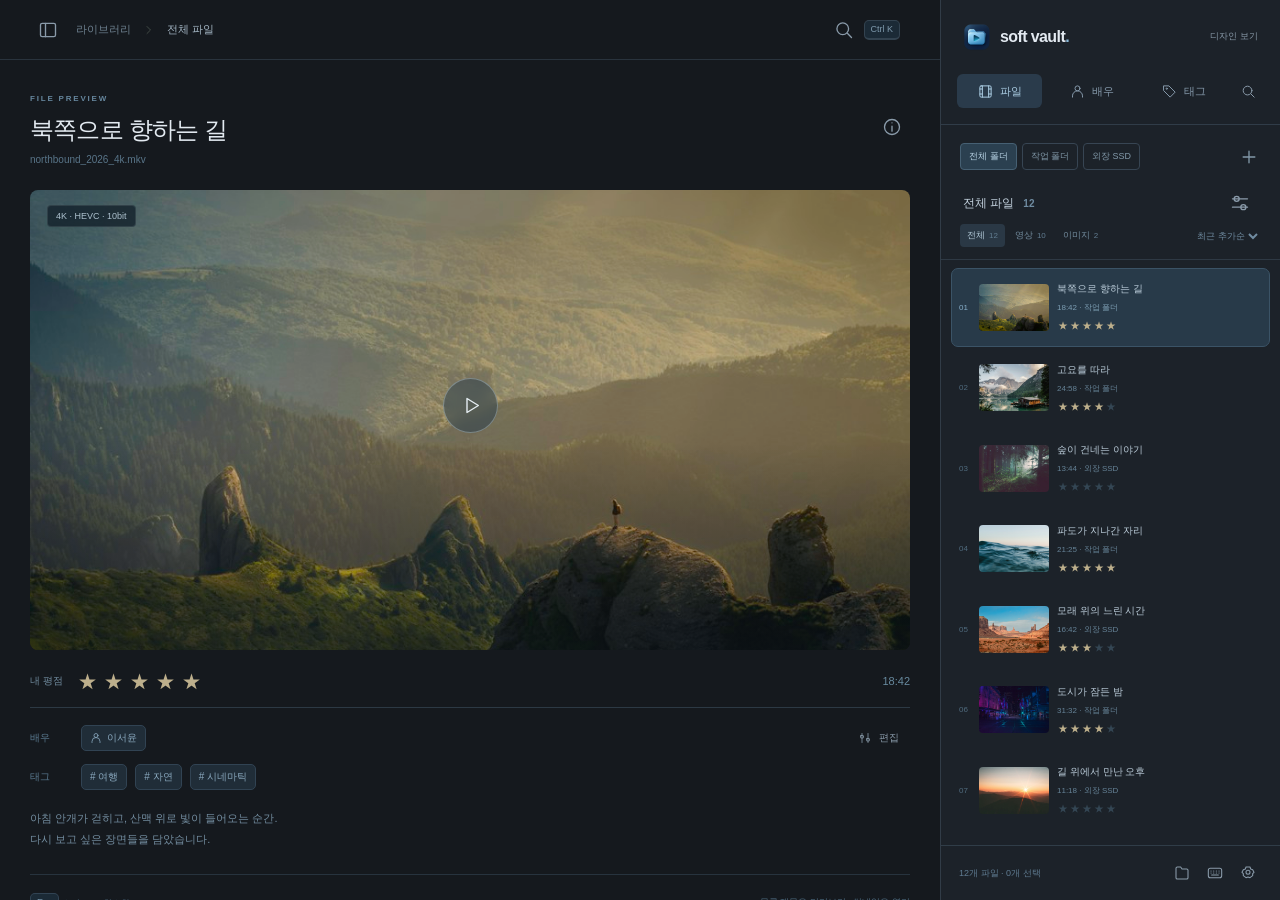
<file: design/index.html>
<!doctype html>
<html lang="ko">
<head>
  <meta charset="utf-8">
  <meta name="viewport" content="width=device-width, initial-scale=1">
  <meta name="color-scheme" content="dark">
  <title>Soft Vault — Side Deck</title>
  <link rel="icon" type="image/png" href="assets/app-icon.png">
  <link rel="stylesheet" href="styles.css">
  <link rel="stylesheet" href="side-deck.css">
</head>
<body>
  <svg class="sprite" aria-hidden="true" xmlns="http://www.w3.org/2000/svg"><defs>
    <symbol id="i-grid" viewBox="0 0 24 24"><rect x="3" y="3" width="7" height="7" rx="1.5"/><rect x="14" y="3" width="7" height="7" rx="1.5"/><rect x="3" y="14" width="7" height="7" rx="1.5"/><rect x="14" y="14" width="7" height="7" rx="1.5"/></symbol>
    <symbol id="i-folder" viewBox="0 0 24 24"><path d="M3 7V5a2 2 0 0 1 2-2h5l2 3h7a2 2 0 0 1 2 2v11a2 2 0 0 1-2 2H5a2 2 0 0 1-2-2Z"/></symbol>
    <symbol id="i-film" viewBox="0 0 24 24"><rect x="3" y="3" width="18" height="18" rx="2"/><path d="M7 3v18M17 3v18M3 8h4m10 0h4M3 16h4m10 0h4"/></symbol>
    <symbol id="i-image" viewBox="0 0 24 24"><rect x="3" y="3" width="18" height="18" rx="3"/><circle cx="8" cy="8" r="1.5"/><path d="m21 15-5-5L5 21"/></symbol>
    <symbol id="i-clock" viewBox="0 0 24 24"><circle cx="12" cy="12" r="9"/><path d="M12 7v5l3 2"/></symbol>
    <symbol id="i-star" viewBox="0 0 24 24"><path d="m12 3 2.8 5.7 6.2.9-4.5 4.4 1.1 6.2-5.6-3-5.6 3 1.1-6.2L3 9.6l6.2-.9Z"/></symbol>
    <symbol id="i-person" viewBox="0 0 24 24"><circle cx="12" cy="7" r="4"/><path d="M4 21v-2a8 8 0 0 1 16 0v2"/></symbol>
    <symbol id="i-tag" viewBox="0 0 24 24"><path d="M3 3h8l10 10-8 8L3 11Z"/><circle cx="7.5" cy="7.5" r="1"/></symbol>
    <symbol id="i-search" viewBox="0 0 24 24"><circle cx="10.5" cy="10.5" r="7"/><path d="m16 16 5 5"/></symbol>
    <symbol id="i-plus" viewBox="0 0 24 24"><path d="M12 5v14M5 12h14"/></symbol>
    <symbol id="i-close" viewBox="0 0 24 24"><path d="m6 6 12 12M18 6 6 18"/></symbol>
    <symbol id="i-check" viewBox="0 0 24 24"><path d="m5 12 4 4L19 6"/></symbol>
    <symbol id="i-chevron" viewBox="0 0 24 24"><path d="m8 5 7 7-7 7"/></symbol>
    <symbol id="i-down" viewBox="0 0 24 24"><path d="m6 9 6 6 6-6"/></symbol>
    <symbol id="i-back" viewBox="0 0 24 24"><path d="m11 5-7 7 7 7M4 12h16"/></symbol>
    <symbol id="i-more" viewBox="0 0 24 24"><circle cx="5" cy="12" r="1"/><circle cx="12" cy="12" r="1"/><circle cx="19" cy="12" r="1"/></symbol>
    <symbol id="i-list" viewBox="0 0 24 24"><path d="M9 5h12M9 12h12M9 19h12M3 5h1M3 12h1M3 19h1"/></symbol>
    <symbol id="i-filter" viewBox="0 0 24 24"><path d="M3 7h18M3 17h18"/><circle cx="8" cy="7" r="3"/><circle cx="16" cy="17" r="3"/></symbol>
    <symbol id="i-settings" viewBox="0 0 24 24"><path d="m9 3-1 3-3 1-2 4 2 2v3l4 3 3-1 3 1 4-3v-3l2-2-2-4-3-1-1-3Z"/><circle cx="12" cy="11" r="3"/></symbol>
    <symbol id="i-keyboard" viewBox="0 0 24 24"><rect x="2" y="5" width="20" height="14" rx="3"/><path d="M6 9h.1M10 9h.1M14 9h.1M18 9h.1M6 12h.1M10 12h.1M14 12h.1M18 12h.1M7 15h10"/></symbol>
    <symbol id="i-panel" viewBox="0 0 24 24"><rect x="3" y="4" width="18" height="16" rx="2"/><path d="M9 4v16"/></symbol>
    <symbol id="i-play" viewBox="0 0 24 24"><path d="m8 4 13 8-13 8Z"/></symbol>
    <symbol id="i-pause" viewBox="0 0 24 24"><path d="M8 5v14M16 5v14"/></symbol>
    <symbol id="i-next" viewBox="0 0 24 24"><path d="m5 5 10 7-10 7ZM19 5v14"/></symbol>
    <symbol id="i-prev" viewBox="0 0 24 24"><path d="m19 5-10 7 10 7ZM5 5v14"/></symbol>
    <symbol id="i-volume" viewBox="0 0 24 24"><path d="m11 4-6 5H2v6h3l6 5ZM16 8a6 6 0 0 1 0 8m3-11a10 10 0 0 1 0 14"/></symbol>
    <symbol id="i-muted" viewBox="0 0 24 24"><path d="m11 4-6 5H2v6h3l6 5ZM16 9l6 6m0-6-6 6"/></symbol>
    <symbol id="i-expand" viewBox="0 0 24 24"><path d="M3 9V3h6m6 0h6v6m0 6v6h-6m-6 0H3v-6"/></symbol>
    <symbol id="i-minimize" viewBox="0 0 24 24"><path d="M5 18h14"/></symbol>
    <symbol id="i-info" viewBox="0 0 24 24"><circle cx="12" cy="12" r="9"/><path d="M12 11v6M12 7h.01"/></symbol>
    <symbol id="i-drive" viewBox="0 0 24 24"><rect x="4" y="2" width="16" height="20" rx="3"/><path d="M4 16h16M8 19h.1M12 19h.1"/></symbol>
    <symbol id="i-move" viewBox="0 0 24 24"><path d="M13 4H5a2 2 0 0 0-2 2v12a2 2 0 0 0 2 2h8M11 12h11m-5-5 5 5-5 5"/></symbol>
    <symbol id="i-sliders" viewBox="0 0 24 24"><path d="M6 3v18M18 3v18"/><rect x="3" y="7" width="6" height="5" rx="1"/><rect x="15" y="13" width="6" height="5" rx="1"/></symbol>
  </defs></svg>
  <div id="app"></div>
  <div id="overlay-root"></div>
  <div id="toast" role="status" aria-live="polite"></div>
  <script src="side-deck.js"></script>
  <script src="app.js"></script>
</body>
</html>
</file>
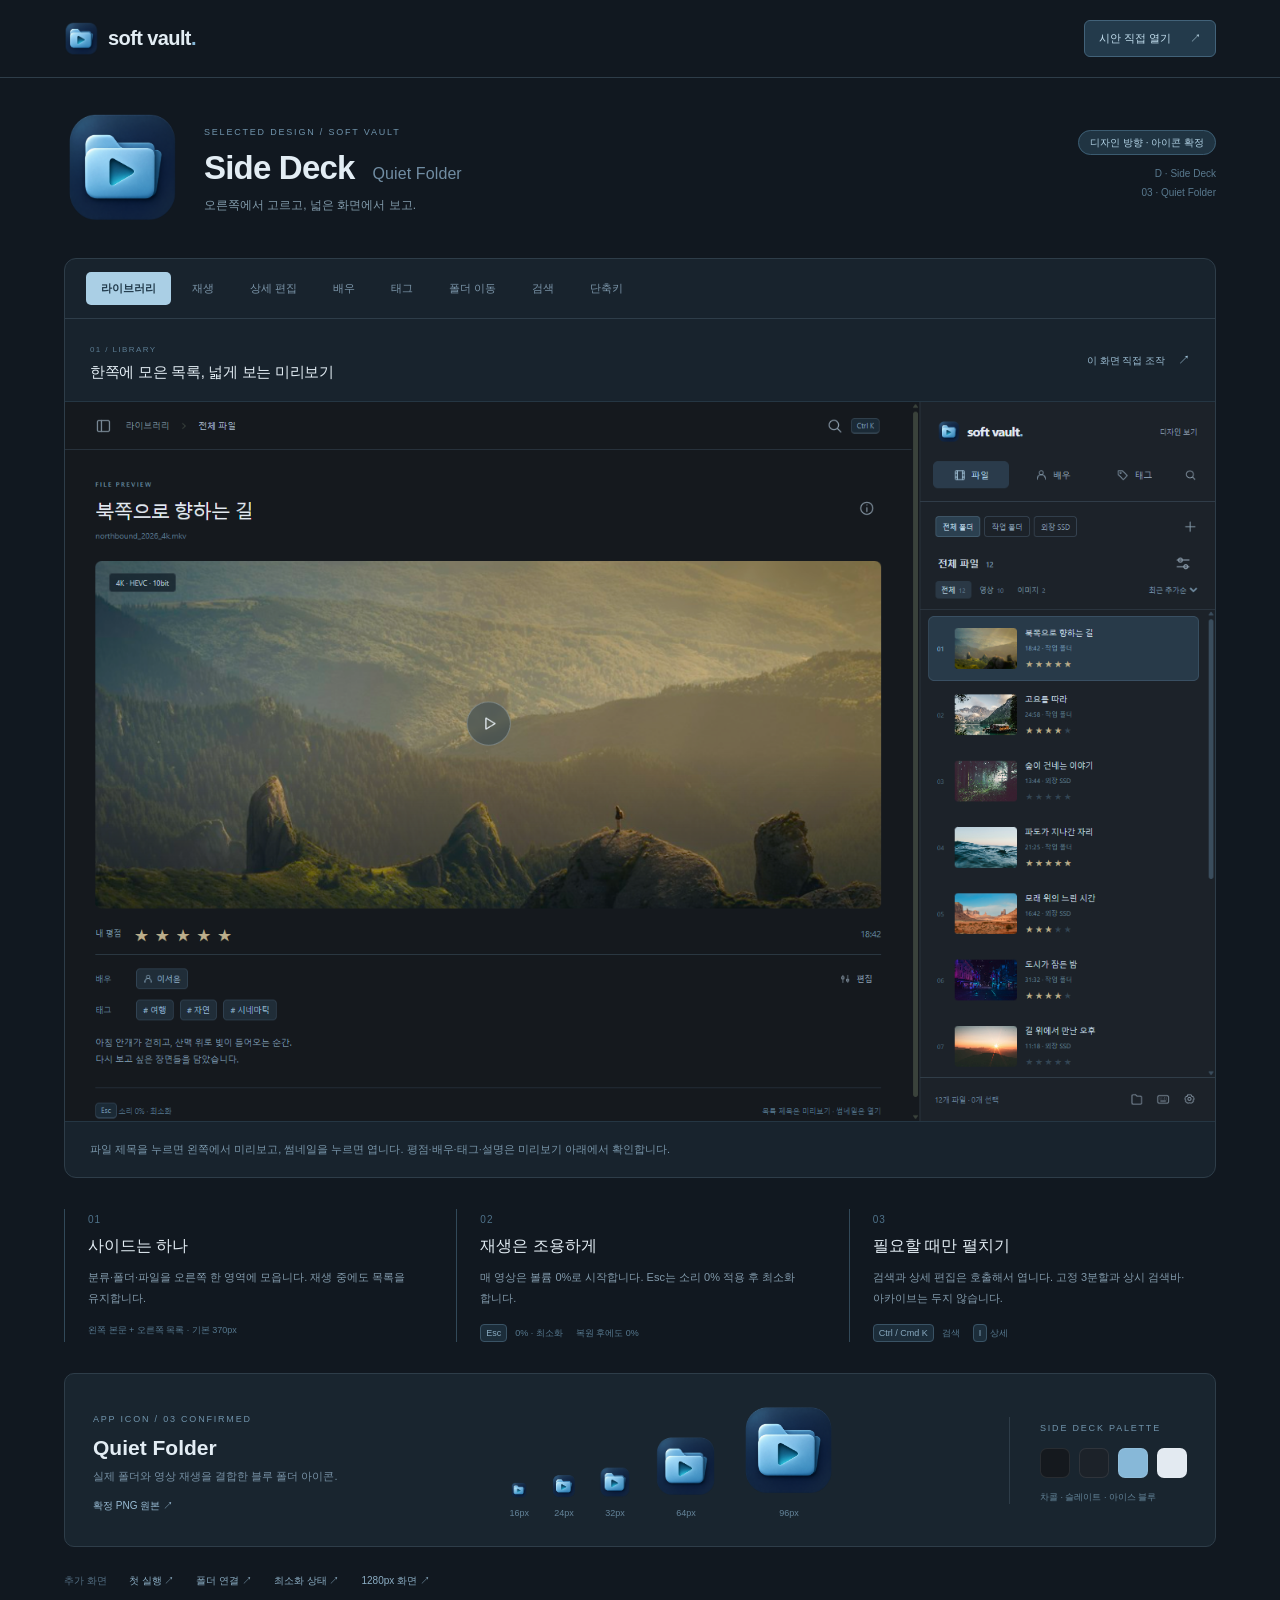
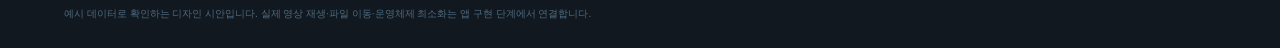
<file: design/review.html>
<!doctype html>
<html lang="ko">
<head>
  <meta charset="utf-8">
  <meta name="viewport" content="width=device-width,initial-scale=1">
  <meta name="color-scheme" content="dark">
  <title>Soft Vault — 확정 디자인</title>
  <link rel="icon" type="image/png" href="assets/app-icon.png">
  <link rel="stylesheet" href="review.css">
</head>
<body>
  <header class="review-header"><a class="review-brand" href="review.html"><img src="assets/app-icon.png" alt="Quiet Folder 앱 아이콘"><span>soft vault<span class="dot">.</span></span></a><nav><a class="open-app" href="index.html">시안 직접 열기 <span>↗</span></a></nav></header>
  <main>
    <section class="review-intro"><div class="intro-identity"><img src="assets/app-icon.png" alt="03 Quiet Folder 확정 아이콘" width="1254" height="1254"><div><span class="eyebrow">SELECTED DESIGN / SOFT VAULT</span><h1>Side Deck<span>Quiet Folder</span></h1><p>오른쪽에서 고르고, 넓은 화면에서 보고.</p></div></div><div class="decision"><span class="decision-badge">디자인 방향 · 아이콘 확정</span><p>D · Side Deck<br>03 · Quiet Folder</p></div></section>
    <section class="screen-review" aria-label="확정 시안 화면별 보기">
      <div class="screen-tabs" role="group" aria-label="화면 선택">
        <button data-screen="library" class="active" aria-pressed="true">라이브러리</button><button data-screen="player" aria-pressed="false">재생</button><button data-screen="detail" aria-pressed="false">상세 편집</button><button data-screen="actors" aria-pressed="false">배우</button><button data-screen="tags" aria-pressed="false">태그</button><button data-screen="move" aria-pressed="false">폴더 이동</button><button data-screen="search" aria-pressed="false">검색</button><button data-screen="shortcuts" aria-pressed="false">단축키</button>
      </div>
      <div class="screen-caption"><div><span id="screen-number">01 / LIBRARY</span><h2 id="screen-title">한쪽에 모은 목록, 넓게 보는 미리보기</h2></div><a id="screen-open" href="index.html">이 화면 직접 조작 <span>↗</span></a></div>
      <a id="screen-original" class="screen-original" href="previews/selected/01-library.png" target="_blank" rel="noopener" aria-label="라이브러리 화면 크게 보기"><img id="screen-image" src="previews/selected/01-library.png" alt="Side Deck과 Quiet Folder 아이콘을 적용한 라이브러리" width="1440" height="900"></a>
      <p id="screen-description" class="screen-description">파일 제목을 누르면 왼쪽에서 미리보고, 썸네일을 누르면 엽니다. 평점·배우·태그·설명은 미리보기 아래에서 확인합니다.</p>
    </section>
    <section class="design-rules" aria-label="확정한 디자인 기준">
      <article><span class="rule-number">01</span><h2>사이드는 하나</h2><p>분류·폴더·파일을 오른쪽 한 영역에 모읍니다. 재생 중에도 목록을 유지합니다.</p><div class="rule-meta">왼쪽 본문 + 오른쪽 목록 · 기본 370px</div></article>
      <article><span class="rule-number">02</span><h2>재생은 조용하게</h2><p>매 영상은 볼륨 0%로 시작합니다. Esc는 소리 0% 적용 후 최소화합니다.</p><div class="rule-meta"><kbd>Esc</kbd> 0% · 최소화 <span>복원 후에도 0%</span></div></article>
      <article><span class="rule-number">03</span><h2>필요할 때만 펼치기</h2><p>검색과 상세 편집은 호출해서 엽니다. 고정 3분할과 상시 검색바·아카이브는 두지 않습니다.</p><div class="rule-meta"><kbd>Ctrl / Cmd K</kbd> 검색 <span><kbd>I</kbd> 상세</span></div></article>
    </section>
    <section class="identity-strip"><div class="identity-description"><span class="eyebrow">APP ICON / 03 CONFIRMED</span><h2>Quiet Folder</h2><p>실제 폴더와 영상 재생을 결합한 블루 폴더 아이콘.</p><a href="assets/app-icon.png" target="_blank" rel="noopener">확정 PNG 원본 ↗</a></div><div class="icon-sizes"><div><img src="assets/app-icon.png" width="16" height="16" alt="16px 앱 아이콘"><span>16px</span></div><div><img src="assets/app-icon.png" width="24" height="24" alt="24px 앱 아이콘"><span>24px</span></div><div><img src="assets/app-icon.png" width="32" height="32" alt="32px 앱 아이콘"><span>32px</span></div><div><img src="assets/app-icon.png" width="64" height="64" alt="64px 앱 아이콘"><span>64px</span></div><div><img src="assets/app-icon.png" width="96" height="96" alt="96px 앱 아이콘"><span>96px</span></div></div><div class="color-palette"><span class="eyebrow">SIDE DECK PALETTE</span><div><i style="background:#15191e" title="#15191E"></i><i style="background:#1c2229" title="#1C2229"></i><i style="background:#87b8d8" title="#87B8D8"></i><i style="background:#e3eaf1" title="#E3EAF1"></i></div><p>차콜 · 슬레이트 · 아이스 블루</p></div></section>
    <footer><div><span>추가 화면</span><a href="index.html?screen=intro">첫 실행 ↗</a><a href="index.html?screen=folders">폴더 연결 ↗</a><a href="index.html?screen=minimized">최소화 상태 ↗</a><a href="previews/selected/01-library-1280.png">1280px 화면 ↗</a></div><p>예시 데이터로 확인하는 디자인 시안입니다. 실제 영상 재생·파일 이동·운영체제 최소화는 앱 구현 단계에서 연결합니다.</p></footer>
  </main>
  <script src="review.js"></script>
</body>
</html>
</file>
<file: design/styles.css>
@charset "UTF-8";
:root{--bg:#101213;--side:#151718;--surface:#1b1e1f;--raised:#222627;--line:#2b3030;--text:#eceee9;--muted:#8c9390;--faint:#5f6863;--accent:#c4d9b7;--accent-bg:#27342a;--gold:#cabb9d;--radius:12px;color-scheme:dark;font-family:Inter,"Segoe UI","Apple SD Gothic Neo","Malgun Gothic",sans-serif;font-size:14px}
*{box-sizing:border-box}body{margin:0;background:var(--bg);color:var(--text);-webkit-font-smoothing:antialiased}button,input,select,textarea{font:inherit}button{color:inherit;cursor:pointer}button,input,select,textarea{outline:none}button:focus-visible,input:focus-visible,select:focus-visible,textarea:focus-visible{outline:2px solid var(--accent);outline-offset:4px}button{border:0;background:none}button:disabled{opacity:.38;cursor:not-allowed}a{color:var(--accent)}button svg{pointer-events:none}svg.icon{width:20px;height:20px;fill:none;stroke:currentColor;stroke-width:1.6;stroke-linecap:round;stroke-linejoin:round;flex-shrink:0}.sprite{position:absolute;width:0;height:0;overflow:hidden}kbd{font:11px "Segoe UI",sans-serif;display:inline-flex;align-items:center;justify-content:center;min-width:23px;height:24px;padding:0 6px;border:1px solid #3b4140;border-bottom-width:2px;border-radius:5px;color:#b8bfba;background:#222626;white-space:nowrap}h1,h2,h3,p{margin:0}h1{font-size:29px;font-weight:620;letter-spacing:-1.3px}h2{font-size:22px;font-weight:600;letter-spacing:-.6px}h3{font-size:16px;font-weight:550}small,.muted{color:var(--muted)}.icon-button{width:36px;height:36px;border-radius:8px;display:inline-flex;align-items:center;justify-content:center;color:var(--muted)}.icon-button:hover{background:var(--raised);color:var(--text)}.button{height:38px;padding:0 15px;border:1px solid var(--line);border-radius:8px;display:inline-flex;gap:8px;align-items:center;justify-content:center;font-size:13px;font-weight:500;background:var(--surface);white-space:nowrap}.button:hover{background:#2a302c;border-color:#434c43}.button.primary{background:var(--accent);color:#202c22;border-color:var(--accent);font-weight:650}.button.primary:hover{background:#d5e6ca}.button.ghost{background:none;border-color:transparent;color:var(--muted)}.button.ghost:hover{background:var(--surface);color:var(--text)}.button.small{height:32px;padding:0 10px;font-size:12px}.button svg{width:16px;height:16px}.pill{display:inline-flex;align-items:center;gap:6px;padding:5px 9px;border-radius:6px;font-size:11px;border:1px solid var(--line);color:var(--muted);white-space:nowrap}.pill.green{color:var(--accent);border-color:#354334;background:#243028}.divider{height:1px;background:var(--line);margin:22px 0}.eyebrow{font-size:10px;letter-spacing:1.4px;color:var(--muted);font-weight:600}.row{display:flex;align-items:center;gap:10px}.spread{display:flex;align-items:center;justify-content:space-between;gap:16px}.field{display:flex;flex-direction:column;gap:9px;margin-bottom:21px}.field label{font-size:12px;color:#a6afa8}.field input,.field textarea,.field select,.search-field{border:1px solid var(--line);border-radius:8px;background:#141717;color:var(--text);padding:11px 12px;width:100%}.field textarea{resize:vertical;min-height:105px;line-height:1.7}.field input:hover,.field textarea:hover{border-color:#4b554c}.text-link{color:var(--accent);font-size:12px;padding:4px 0}.tag-chip{display:inline-flex;align-items:center;gap:5px;border:1px solid #343c36;border-radius:6px;padding:5px 9px;color:#bcc7bb;font-size:12px;background:#242b25}.chips{display:flex;flex-wrap:wrap;gap:7px}.sr-only{position:absolute;width:1px;height:1px;padding:0;margin:-1px;overflow:hidden;clip:rect(0,0,0,0);border:0}
.shell{height:100vh;display:grid;grid-template-columns:208px minmax(0,1fr);overflow:hidden}.shell.collapsed{grid-template-columns:70px minmax(0,1fr)}.sidebar{background:var(--side);border-right:1px solid #242828;display:flex;flex-direction:column;padding:29px 16px 18px;min-width:0}.brand{display:flex;gap:10px;align-items:center;padding:0 10px 35px;white-space:nowrap}.brand-mark{width:28px;height:30px;display:grid;grid-template-columns:1fr 1fr;gap:3px;transform:rotate(-7deg)}.brand-mark i{background:var(--accent);border-radius:4px}.brand-mark i:nth-child(2){opacity:.55}.brand-mark i:nth-child(3){opacity:.8}.brand-name{font-size:18px;font-weight:650;letter-spacing:-.6px}.sidebar .section-label{font-size:10px;letter-spacing:1px;color:var(--faint);padding:7px 13px 11px}.nav-button{height:42px;display:flex;align-items:center;gap:11px;padding:0 12px;width:100%;border-radius:8px;color:#969e98;text-align:left;font-size:12px;margin-bottom:4px;white-space:nowrap}.nav-button .icon{width:17px;height:17px}.nav-button:hover{background:#202522;color:#e1e8de}.nav-button.active{background:#29332b;color:#d3e1c9}.nav-button .count{margin-left:auto;font-size:10px;color:#7f8d80}.nav-button.active .count{color:#aabfa3}.side-space{height:27px}.folder-section-title{display:flex;align-items:center;justify-content:space-between;padding-right:8px}.folder-section-title .section-label{padding-bottom:6px}.folder-section-title .icon-button{width:22px;height:22px}.folder-dot{width:7px;height:7px;border-radius:2px;background:#8297ad;flex-shrink:0}.folder-dot.green{background:#a3b78e}.folder-dot.offline{background:#665f50}.sidebar-bottom{margin-top:auto;padding-top:20px}.preview-note{display:flex;align-items:center;gap:7px;color:#667469;font-size:10px;padding:19px 12px 1px;border-top:1px solid #262c28;margin-top:14px}.preview-note span:first-child{width:5px;height:5px;background:#9bb890;border-radius:50%}.collapsed .brand-name,.collapsed .nav-button span,.collapsed .section-label,.collapsed .folder-section-title,.collapsed .preview-note,.collapsed .nav-button .count{display:none}.collapsed .sidebar{padding-left:10px;padding-right:10px}.collapsed .brand{padding-left:10px}.collapsed .nav-button{justify-content:center;padding:0}.collapsed .side-space{height:20px}.main{min-width:0;overflow:auto;position:relative;scrollbar-width:thin;scrollbar-color:#3a423b transparent}.topbar{height:75px;padding:0 36px;display:flex;align-items:center;justify-content:space-between;border-bottom:1px solid #222727}.breadcrumb{display:flex;align-items:center;gap:12px;color:#7e8881;font-size:12px}.breadcrumb .icon{width:12px;height:12px;color:#4c564e}.breadcrumb strong{color:#bec6bf;font-weight:400}.top-actions{display:flex;gap:10px;align-items:center}.search-trigger{gap:10px;width:auto;padding:0 10px}.search-trigger kbd{height:21px;background:none;border-color:#2d3430;font-size:10px}.topbar .divider{height:19px;width:1px;margin:0 2px}.content{padding:33px 36px 80px;max-width:1800px;margin:auto}.heading{display:flex;justify-content:space-between;align-items:center;margin-bottom:27px}.heading h1 span{font-size:14px;color:#7d8b7f;font-weight:400;vertical-align:middle;margin-left:12px;letter-spacing:0}.heading p{font-size:12px;color:var(--muted);margin-top:9px;line-height:1.6}.toolbar{display:flex;justify-content:space-between;align-items:center;gap:16px;margin-bottom:22px}.type-tabs{display:flex;gap:5px}.type-tab{padding:8px 13px;border-radius:7px;font-size:12px;color:#8c968e}.type-tab:hover{color:var(--text)}.type-tab.active{background:#252c26;color:#dae5d5}.type-tab span{font-size:10px;color:#6f7d71;margin-left:6px}.toolbar-right{display:flex;align-items:center;gap:8px}.sort-select{background:transparent;border:0;color:#9ba69d;padding:7px;font-size:12px;max-width:125px;cursor:pointer}.view-toggle{display:flex;padding:3px;background:#191e1b;border:1px solid #282f29;border-radius:7px;margin-left:4px}.view-toggle button{width:31px;height:28px;display:flex;align-items:center;justify-content:center;border-radius:4px;color:#6c786e}.view-toggle button.active{background:#30392f;color:#d0dec6}.view-toggle .icon{width:15px;height:15px}.active-filters{display:flex;gap:8px;flex-wrap:wrap;margin-bottom:20px}.active-filters .tag-chip{cursor:pointer}.active-filters .icon{width:12px;height:12px}.media-grid{display:grid;grid-template-columns:repeat(3,minmax(0,1fr));gap:28px 22px}.media-card{min-width:0;position:relative;border-radius:12px;transition:transform .15s}.media-card:hover .thumb img{transform:scale(1.035);filter:brightness(1.06)}.thumb{position:relative;aspect-ratio:16/9;border-radius:10px;overflow:hidden;background:#252c28;border:1px solid #ffffff09}.thumb img{display:block;width:100%;height:100%;object-fit:cover;transition:transform .45s,filter .4s}.thumb:after{content:"";position:absolute;inset:45% 0 0;background:linear-gradient(transparent,#0007);pointer-events:none}.thumb-open{display:block;width:100%;height:100%;padding:0}.thumb .play-hover{position:absolute;inset:0;display:flex;align-items:center;justify-content:center;background:#0002;opacity:0;transition:opacity .2s;pointer-events:none}.play-hover span{width:45px;height:45px;border-radius:50%;background:#eceee9ed;color:#162018;display:flex;align-items:center;justify-content:center}.play-hover .icon{width:20px;height:20px;fill:currentColor;stroke-width:0;margin-left:3px}.thumb:hover .play-hover{opacity:1}.select-card{position:absolute;left:11px;top:11px;width:21px;height:21px;display:flex;align-items:center;justify-content:center;border-radius:5px;border:1px solid #ffffff60;background:#151b1980;color:#172118;z-index:2;opacity:0}.select-card .icon{width:15px;height:15px;stroke-width:2.4;visibility:hidden}.media-card:hover .select-card,.select-card:focus-visible,.media-card.selected .select-card{opacity:1}.media-card.selected .select-card{background:var(--accent);border-color:var(--accent)}.media-card.selected .select-card .icon{visibility:visible}.media-card.selected .thumb{outline:2px solid #b6ceaa;outline-offset:3px}.thumb-duration{position:absolute;right:10px;bottom:10px;z-index:1;font-size:10px;letter-spacing:.3px;padding:4px 6px;background:#101512ad;border:1px solid #ffffff14;border-radius:4px;color:#e6ede5}.thumb-format{position:absolute;left:11px;bottom:11px;z-index:1;display:flex;align-items:center;gap:4px;color:#e0e8de;font-size:9px;letter-spacing:.6px}.thumb-format .icon{width:12px;height:12px}.card-title-row{display:flex;justify-content:space-between;align-items:center;margin-top:14px;gap:8px}.card-title{font-size:13px;font-weight:550;letter-spacing:-.2px;overflow:hidden;white-space:nowrap;text-overflow:ellipsis;padding:0;text-align:left;min-width:0}.card-title:hover{color:var(--accent)}.card-title-row .icon-button{width:24px;height:20px;opacity:0}.media-card:hover .card-title-row .icon-button{opacity:1}.card-meta{display:flex;align-items:center;justify-content:space-between;gap:7px;margin-top:9px}.card-location{display:flex;align-items:center;gap:5px;color:#738076;font-size:10px;min-width:0;white-space:nowrap;overflow:hidden;text-overflow:ellipsis}.card-location .icon{width:12px;height:12px}.stars{display:inline-flex;align-items:center;gap:2px;flex-shrink:0}.star-button{padding:0;color:#364039;line-height:1;width:14px;height:16px;font-size:13px}.star-button.on{color:var(--gold)}.star-button:hover{color:#e7d8b7}.stars.large{gap:8px}.stars.large .star-button{width:25px;height:30px;font-size:25px}.unrated{font-size:10px;color:#56655a}.footer-count{margin-top:30px;padding-top:20px;border-top:1px solid #222a24;color:#637368;display:flex;align-items:center;justify-content:space-between;font-size:10px}.selection-bar{position:fixed;bottom:25px;left:calc(50% + 104px);transform:translateX(-50%);background:#303a30ee;backdrop-filter:blur(18px);border:1px solid #53604f;box-shadow:0 16px 50px #0008;border-radius:12px;padding:10px 12px;display:flex;align-items:center;gap:14px;z-index:5;white-space:nowrap}.selection-bar .selection-count{font-size:12px;padding:0 7px}.selection-bar .bar-divider{height:20px;background:#53604f;width:1px}.selection-bar .button{background:#3d483c;border-color:#53604f}.selection-bar .stars{padding:0 4px;gap:4px}.selection-bar .star-button{font-size:19px;width:19px;color:#d7d4bb}.empty-state{text-align:center;padding:90px 20px;color:var(--muted)}.empty-state>.icon{width:38px;height:38px;color:#708969;margin-bottom:24px}.empty-state h2{color:#e0e7dc;font-size:20px}.empty-state p{margin:12px 0 24px;line-height:1.8;font-size:13px}.media-table{width:100%;border-collapse:collapse;text-align:left}.media-table th{font-size:10px;font-weight:400;color:#718075;padding:0 10px 16px;border-bottom:1px solid var(--line)}.media-table td{border-bottom:1px solid #252c27;padding:14px 10px;font-size:12px;color:#9ca99f}.media-table tr.selected{background:#263126}.table-title{display:flex;align-items:center;gap:15px;color:var(--text)}.table-title img{width:90px;height:51px;object-fit:cover;border-radius:5px}.media-table .select-card{position:static;opacity:1;background:#1c251d}.media-table .selected .select-card{background:var(--accent)}.media-table .selected .select-card .icon{visibility:visible}.table-title button{padding:0;text-align:left}.table-title small{display:block;font-size:10px;margin-top:7px}
.overlay{position:fixed;inset:0;z-index:30;background:#080b0bd6;backdrop-filter:blur(8px);display:flex;align-items:center;justify-content:center;padding:32px;animation:appear .15s ease}.dialog{width:570px;max-width:100%;max-height:calc(100vh - 64px);overflow:auto;background:#1a1f1b;border:1px solid #384339;border-radius:16px;box-shadow:0 35px 100px #0009}.dialog-head{padding:25px 28px 22px;display:flex;align-items:center;justify-content:space-between;border-bottom:1px solid var(--line)}.dialog-head h2{font-size:19px}.dialog-head p{font-size:11px;color:var(--muted);margin-top:7px}.dialog-body{padding:25px 28px}.dialog-foot{padding:18px 28px;border-top:1px solid var(--line);display:flex;justify-content:flex-end;align-items:center;gap:10px}.dialog-foot .foot-note{font-size:10px;line-height:1.5;color:#788479;margin-right:auto}.detail-dialog{width:940px}.detail-layout{display:grid;grid-template-columns:minmax(0,1.05fr) minmax(0,1fr)}.detail-preview{padding:28px;border-right:1px solid var(--line);background:#151a16}.detail-preview img{width:100%;aspect-ratio:16/10;object-fit:cover;border-radius:9px}.detail-preview h3{margin:20px 0 8px}.detail-preview .filename{font-size:11px;color:#7e8c80;word-break:break-all;line-height:1.6}.detail-preview .button{margin-top:20px;width:100%}.file-properties{margin-top:25px;display:grid;grid-template-columns:1fr 1fr;gap:17px;font-size:11px}.file-properties span{color:#697b6e;display:block;margin-bottom:6px}.file-properties strong{font-weight:400;color:#b3c1b5}.detail-edit{padding:28px;max-height:570px;overflow:auto}.detail-edit .field:last-child{margin:0}.detail-edit .chips{margin-top:1px}.search-dialog{width:640px;margin-top:-100px}.command-input{padding:18px 22px;display:flex;align-items:center;gap:14px;border-bottom:1px solid var(--line)}.command-input>.icon{color:var(--accent)}.command-input input{width:100%;background:none;border:none;color:var(--text);font-size:16px;padding:6px 0}.command-input input:focus-visible{outline:0}.command-results{padding:12px;max-height:410px;overflow:auto}.command-label{font-size:10px;color:#687d6d;padding:11px 11px 10px}.command-row{display:flex;align-items:center;gap:13px;width:100%;text-align:left;border-radius:8px;padding:11px;font-size:13px}.command-row:hover,.command-row.highlighted{background:#2b382b}.command-row img{width:58px;height:35px;object-fit:cover;border-radius:4px}.command-row .icon{color:#92a38e}.command-row small{display:block;margin-top:5px;font-size:10px}.command-row .key-hint{margin-left:auto;color:#657b68}.command-footer{display:flex;justify-content:space-between;padding:13px 23px;border-top:1px solid var(--line);font-size:10px;color:#7d9081}.folder-choice{display:flex;align-items:center;gap:13px;width:100%;padding:17px;margin-bottom:11px;text-align:left;border:1px solid #344036;border-radius:9px;background:#202a22}.folder-choice.selected{border-color:#abc39c;background:#2b392a}.folder-choice>svg{color:#abc29e}.folder-choice strong{display:block;font-size:13px;font-weight:500}.folder-choice small{display:block;font-size:11px;margin-top:6px}.folder-choice .check-ring{margin-left:auto;width:18px;height:18px;border-radius:50%;border:1px solid #5a705b}.folder-choice.selected .check-ring{background:var(--accent);border:5px solid #52694d}.move-summary{background:#141c16;border-radius:8px;padding:14px;display:flex;align-items:center;gap:10px;font-size:12px;margin-bottom:23px}.move-summary .icon{color:#93ad87}.move-note{font-size:11px;color:#7f9483;line-height:1.8;margin:20px 0 0}.filter-grid{display:grid;grid-template-columns:1fr 1fr;gap:15px}.filter-grid .field{margin:0}.intro-dialog{width:700px;text-align:center;padding:45px 50px}.intro-visual{width:110px;height:100px;margin:5px auto 28px;position:relative}.intro-visual .intro-folder{position:absolute;width:70px;height:70px;border:1px solid #53654e;border-radius:13px;background:#243524;display:flex;align-items:center;justify-content:center;transform:rotate(-12deg);left:0;top:15px}.intro-folder .icon{width:32px;height:32px;color:#aec99c}.intro-visual .intro-folder:last-child{left:40px;top:0;transform:rotate(10deg);background:#354c31}.intro-dialog h2{font-size:30px;line-height:1.5;letter-spacing:-1.3px}.intro-dialog>p{color:#8d9c8e;font-size:13px;line-height:1.9;margin:16px auto 28px;max-width:420px}.intro-dialog .intro-features{display:flex;gap:20px;justify-content:center;color:#8caa7d;font-size:11px;margin:26px 0 32px}.intro-dialog .intro-features span{display:flex;align-items:center;gap:6px}.intro-features .icon{width:14px;height:14px}.intro-dialog .small-note{font-size:10px;color:#5d735f;margin-top:22px;line-height:1.7}
.person-grid{display:grid;grid-template-columns:repeat(3,minmax(0,1fr));gap:22px}.person-card{padding:29px;background:#191f1a;border:1px solid #2c362d;border-radius:12px;text-align:left}.person-avatar{width:70px;height:70px;border-radius:50%;background:linear-gradient(135deg,#465544,#243225);display:flex;align-items:center;justify-content:center;font-size:21px;color:#c9dbc1;margin-bottom:22px}.person-card:nth-child(2) .person-avatar{background:linear-gradient(135deg,#4c4941,#2e2b24);color:#d6cdbb}.person-card:nth-child(3) .person-avatar{background:linear-gradient(135deg,#3c4d54,#202d34);color:#bdd0d9}.person-card h3{font-size:18px}.person-card p{font-size:11px;margin-top:9px;color:#7a8b7e}.person-card .person-films{display:flex;gap:5px;margin-top:23px}.person-films img{width:calc((100% - 10px)/3);aspect-ratio:1.5;object-fit:cover;border-radius:4px}.tag-board{display:grid;grid-template-columns:repeat(3,minmax(0,1fr));gap:17px}.tag-tile{padding:23px;background:#19201a;border:1px solid #2c372d;border-radius:10px;text-align:left;display:flex;align-items:center;gap:14px}.tag-tile>.icon{width:24px;height:24px;color:#8eaa81}.tag-tile strong{font-size:14px;font-weight:500}.tag-tile small{display:block;margin-top:7px;font-size:11px}.tag-tile .icon:last-child{margin-left:auto;width:16px;height:16px;color:#4e6651}.settings-layout{max-width:1000px}.settings-tabs{display:flex;gap:27px;border-bottom:1px solid var(--line);margin-bottom:26px}.settings-tab{font-size:12px;padding:0 0 15px;color:#7f9183}.settings-tab.active{color:var(--accent);border-bottom:2px solid var(--accent)}.shortcut-callout{display:flex;align-items:center;gap:16px;padding:19px 22px;border:1px solid #3f533c;border-radius:10px;background:#243122;margin-bottom:27px}.shortcut-callout kbd{font-size:16px;height:44px;min-width:52px;background:#334630;border-color:#647d5a;color:#dae8d0}.shortcut-callout strong{font-size:13px;font-weight:500}.shortcut-callout p{font-size:11px;margin-top:7px;color:#93ab8b;line-height:1.6}.shortcut-callout .pill{margin-left:auto}.shortcut-table{width:100%;border-collapse:collapse}.shortcut-table th{text-align:left;font-size:10px;color:#697d70;font-weight:400;padding:0 17px 14px;border-bottom:1px solid var(--line)}.shortcut-table th:first-child{width:41%}.shortcut-table td{padding:12px 17px;border-bottom:1px solid #252e27;font-size:12px;color:#b4c2b8}.shortcut-table .shortcut-group td{padding:25px 17px 13px;color:#718776;font-size:10px;letter-spacing:1px;background:#151c17}.key-edit{min-width:120px;padding:5px 9px;text-align:left;border:1px solid transparent;border-radius:6px;color:#8da084;display:flex;gap:5px;align-items:center;min-height:31px}.key-edit:hover{border-color:#56684e;background:#263323}.key-edit.recording{border-color:var(--accent);background:#35492e;color:#e6f1df}.key-edit .empty-key{font-size:11px;color:#536b56}.shortcut-caption{font-size:11px;color:#6e8575;line-height:1.8;padding:20px 0}.setting-card{padding:22px 24px;border:1px solid var(--line);background:#1a221c;border-radius:10px;margin:18px 0}.setting-card p{font-size:12px;color:#8c9e91;margin-top:10px;line-height:1.8}
.player{height:100vh;overflow:hidden;background:#080b09;position:relative;display:flex;flex-direction:column}.player-head{padding:23px 30px;display:flex;align-items:center;justify-content:space-between;z-index:2;background:linear-gradient(#101511ee,transparent);position:absolute;top:0;left:0;right:0}.player-head h3{font-size:13px;font-weight:500}.player-head small{font-size:10px;margin-top:6px;display:block;color:#809184}.player-back{width:38px;height:38px;border:1px solid #344136;border-radius:8px;background:#15201788;color:#bbc9b7;margin-right:15px}.player-head .pill{background:#172217bb}.player-stage{position:absolute;inset:0;display:flex;align-items:center;justify-content:center;padding:100px 0 150px}.player-stage img{width:100%;height:100%;object-fit:contain;filter:brightness(.85)}.player.expanded .player-stage{padding:0}.player-stage:after{content:"";position:absolute;inset:0;background:linear-gradient(#0003 0%,transparent 35%,transparent 60%,#0007 100%);pointer-events:none}.player-center{position:absolute;left:50%;top:46%;transform:translate(-50%,-50%);width:70px;height:70px;border-radius:50%;background:#17221785;border:1px solid #afc8a940;display:flex;align-items:center;justify-content:center;color:#dcebd4;backdrop-filter:blur(5px)}.player-center .icon{width:27px;height:27px}.player-center.playing{opacity:0}.player:hover .player-center.playing{opacity:.35}.player-controls{position:absolute;left:0;right:0;bottom:0;padding:20px 42px 30px;background:linear-gradient(transparent,#101710ee 35%);z-index:3}.player-controls .timeline-row{display:flex;align-items:center;gap:15px;font-size:10px;color:#a0b59e;letter-spacing:.5px;font-variant-numeric:tabular-nums}.timeline-row input{flex:1;accent-color:#d2e2b8;height:3px;cursor:pointer}.player-controls .controls-row{display:flex;align-items:center;justify-content:space-between;margin-top:22px}.player-controls .icon-button{color:#a5b89f;width:38px;height:38px}.player-controls .icon-button:hover{background:#293b27;color:#e6f0d9}.player-controls .play-button{background:#d0e0bb;color:#22301e;border-radius:50%;width:41px;height:41px;margin:0 7px}.player-controls .play-button:hover{background:#e4efd5;color:#22301e}.volume-control{display:flex;align-items:center;gap:9px;margin-left:20px}.volume-control input{width:85px;height:3px;accent-color:#abc38e;cursor:pointer}.volume-value{color:#bdcea7;font-size:11px;min-width:33px;font-variant-numeric:tabular-nums}.control-separator{height:22px;width:1px;background:#3a4a35;margin:0 15px}.speed-button{font-size:12px;min-width:45px;color:#adc19f;padding:10px}.player-bottom-note{display:flex;align-items:center;justify-content:space-between;font-size:10px;color:#60765d;margin-top:26px}.player-bottom-note kbd{height:20px;font-size:10px;background:#192316;color:#9baf8d;border-color:#34442e}.player .stars.large .star-button{width:20px;font-size:18px;color:#3c4a31}.player .stars.large .star-button.on{color:#c0c699}.player-type-label{position:absolute;left:50%;top:95px;transform:translateX(-50%);color:#8ca282;font-size:10px;letter-spacing:1px;z-index:2;opacity:.65}.player-osd{position:absolute;top:110px;right:35px;border-radius:9px;background:#1c2c1be8;border:1px solid #637b54;padding:13px 20px;font-size:13px;color:#cfe2c1;z-index:4}.minimized-view{height:100vh;display:flex;align-items:center;justify-content:center;background:radial-gradient(ellipse at center,#1e2d1f,#111712 60%);text-align:center}.minimized-card{max-width:450px;padding:45px;border:1px solid #394d36;border-radius:18px;background:#172216}.minimized-card>.icon{width:43px;height:43px;color:#b4cf9e;margin:0 auto 25px}.minimized-card h2{font-size:25px}.minimized-card p{font-size:12px;color:#8aa07f;line-height:1.9;margin:16px 0 26px}.minimized-card .pill{margin-bottom:27px}.minimized-card .design-disclaimer{font-size:10px;color:#62755a;margin-top:25px;line-height:1.7}.minimized-card .button{width:100%}
.player-stage img{width:min(100%,calc((100vh - 250px) * 16 / 9));height:auto;aspect-ratio:16/9;object-fit:cover}.player.expanded .player-stage img{width:100%;max-height:100%;object-fit:contain}.demo-scenarios{margin-top:22px;border-top:1px solid var(--line);padding-top:16px;color:#728677;font-size:10px}.demo-scenarios summary{cursor:pointer}.demo-scenarios .field{margin:16px 0 0}.report-counts{display:flex;gap:27px;padding:0 0 24px;margin-bottom:10px;border-bottom:1px solid var(--line);font-size:11px;color:#8a9b8b}.report-counts strong{font-size:25px;font-weight:500;color:#c3d8b5;margin-right:6px}.report-counts .warning strong{color:#d1b58d}.report-row{display:flex;align-items:center;justify-content:space-between;gap:15px;padding:17px 0;border-bottom:1px solid #2c362e}.report-row strong{font-size:12px;font-weight:500}.report-row small{display:block;line-height:1.7;margin-top:6px;font-size:10px;max-width:325px}
#toast{position:fixed;bottom:28px;left:50%;transform:translate(-50%,20px);z-index:60;background:#d3dfc5;color:#243020;font-size:12px;padding:13px 20px;border-radius:9px;box-shadow:0 10px 40px #0005;opacity:0;pointer-events:none;transition:.18s;max-width:calc(100% - 40px);text-align:center;line-height:1.6}#toast.visible{opacity:1;transform:translate(-50%,0)}@keyframes appear{from{opacity:0;transform:translateY(5px)}to{opacity:1;transform:translateY(0)}}
@media(min-width:1700px){.media-grid{grid-template-columns:repeat(4,minmax(0,1fr))}}@media(max-width:1100px){.shell{grid-template-columns:185px minmax(0,1fr)}.topbar{padding:0 25px}.content{padding:28px 25px 80px}.media-grid{gap:24px 16px}.card-meta{align-items:flex-start}.card-location{max-width:56%}.star-button{width:12px;font-size:11px}.selection-bar{left:calc(50% + 92px)}.sidebar{padding-left:11px;padding-right:11px}.person-grid{gap:14px}.person-card{padding:22px}.volume-control{margin-left:4px}}@media(max-width:800px){.shell{grid-template-columns:70px minmax(0,1fr)}.sidebar{padding:22px 10px 15px}.brand{padding-left:10px}.brand-name,.sidebar .section-label,.sidebar .nav-button span,.sidebar .preview-note,.folder-section-title,.sidebar .count{display:none}.nav-button{justify-content:center;padding:0}.media-grid{grid-template-columns:repeat(2,minmax(0,1fr))}.content{padding:25px 20px 90px}.topbar{padding:0 20px}.heading h1{font-size:25px}.heading>.button{padding:0 10px;font-size:11px}.toolbar{align-items:flex-start}.type-tab{padding:7px}.type-tab span{display:none}.sort-select{max-width:100px;font-size:10px}.toolbar-right .button{padding:0 8px;font-size:11px}.selection-bar{left:calc(50% + 35px);gap:7px}.detail-layout{grid-template-columns:1fr}.detail-preview{display:none}.detail-edit{max-height:60vh}.person-grid{grid-template-columns:repeat(2,minmax(0,1fr))}.tag-board{grid-template-columns:repeat(2,minmax(0,1fr))}.dialog{max-height:calc(100vh - 32px)}.overlay{padding:16px}.shortcut-table td,.shortcut-table th{padding-left:5px;padding-right:5px}.key-edit{min-width:80px}.shortcut-callout{padding:16px}.shortcut-callout .pill{display:none}.player-controls{padding:20px 20px 25px}.player-controls .stars{display:none}.player-controls .volume-control input{width:55px}.player-controls .control-separator{margin:0 7px}.player-bottom-note{gap:15px}.player-head{padding:18px}.intro-dialog{padding:32px 25px}.intro-dialog h2{font-size:25px}}@media(prefers-reduced-motion:reduce){*,*:before,*:after{animation:none!important;transition:none!important;scroll-behavior:auto!important}}
</file>
<file: design/side-deck.css>
/* Side Deck layout and theme. */
.design-return{font-size:10px;text-decoration:none;padding:7px 10px;border:1px solid var(--line);border-radius:6px;white-space:nowrap;color:var(--muted)}
.design-return:hover{color:var(--text);border-color:var(--muted)}
.brand-period{color:var(--accent)}
.app-icon-preview{display:inline-flex;flex:none;align-items:center;justify-content:center;width:28px;height:28px}
.app-icon-preview img{display:block;width:100%;height:100%;object-fit:contain}
.onboarding-app-icon{width:110px;height:110px;object-fit:contain}
.shell{grid-template-rows:minmax(0,1fr)}
.sidebar{min-height:0;overflow:hidden}
.player-main{min-width:0;min-height:0;display:flex;flex-direction:column;overflow:hidden}
.player-shell .player{height:auto;flex:1;min-height:0}
.player-shell .player-stage{padding:84px 28px 150px;container-type:size}
.player-shell .player-stage img{width:min(100cqw,calc(100cqh * 16 / 9));height:auto;aspect-ratio:16/9;object-fit:cover}
.player-shell .player-head{padding:19px 26px}
.player-shell .player-type-label{top:83px}
.player-shell .player-controls{padding:20px 28px 22px}
.player-shell .player-bottom-note{margin-top:20px}
.player-shell .volume-control{margin-left:10px}
.player-shell .control-separator{margin:0 8px}
.shortcut-dot{margin:0 8px}
.shell.player-expanded{grid-template-columns:1fr}
.player-expanded .player-main{grid-column:1;grid-row:1}
.player-expanded .player-stage{padding:0}
.player-expanded .player-stage img{width:min(100cqw,calc(100cqh * 16 / 9));height:auto;max-height:none;aspect-ratio:16/9;object-fit:cover}
body.side-deck .minimized-view{background:var(--bg)}
body.side-deck .minimized-card{background:var(--surface);border-color:var(--line);color:var(--text)}
body.side-deck .minimized-card>p{color:var(--muted)}
body.side-deck .minimized-card>.icon{color:var(--accent)}

/* One right sidebar combines files and classification. */
body.side-deck{--bg:#15191e;--side:#1c2229;--surface:#242c35;--raised:#303b47;--line:#323d49;--text:#e3eaf1;--muted:#8a9baa;--faint:#5f7485;--accent:#87b8d8;--accent-bg:#233b4e;--gold:#c1b18a}
.side-deck .shell{grid-template-columns:minmax(0,1fr) 370px}
.side-deck .sidebar{grid-column:2;grid-row:1;border-right:0;border-left:1px solid #313c47;padding:0}
.side-deck .main,.side-deck .player-main{grid-column:1;grid-row:1}
.side-deck .topbar{height:60px;padding:0 30px;border-color:#29333d}
.side-deck .breadcrumb{color:#6e8190;font-size:11px}.side-deck .breadcrumb strong{color:#a4b6c4}
.side-deck .topbar .design-return,.side-deck .topbar .top-actions>.divider,.side-deck .topbar .top-actions>.icon-button:last-child{display:none}
.side-deck .topbar .search-trigger kbd{border-color:#334350;color:#7f9aad}
.deck-brand-row{height:73px;display:flex;align-items:center;justify-content:space-between;padding:0 22px;gap:12px;flex-shrink:0}
.deck-brand-row .brand{padding:0;gap:9px}.deck-brand-row .brand-name{font-size:16px}.deck-brand-row .brand-mark{width:22px;height:22px;transform:none;gap:3px}
.deck-brand-row .brand-mark i{border-radius:3px}.deck-brand-row .design-return{font-size:9px;border:0;padding:5px 0}
.deck-nav{display:flex;align-items:center;gap:7px;border-bottom:1px solid #303c48;padding:0 16px 15px;flex-shrink:0}
.deck-nav>button:not(.icon-button){display:flex;align-items:center;justify-content:center;gap:7px;height:34px;flex:1;font-size:11px;color:#8498a9;border-radius:6px}
.deck-nav>button .icon{width:15px;height:15px}.deck-nav>button.active{background:#2a3b4b;color:#a9cbe1}
.deck-nav .icon-button{width:30px}
.deck-folder-bar{display:flex;align-items:center;gap:5px;padding:18px 19px 10px;flex-wrap:wrap;flex-shrink:0}
.deck-folder-bar>button{font-size:9px;border:1px solid #374553;color:#8299a9;padding:6px 8px;border-radius:4px;white-space:nowrap}
.deck-folder-bar>button.active{color:#b9d3e5;background:#2b4050;border-color:#466073}
.deck-folder-bar>.icon-button{width:25px;height:25px;padding:3px;border:0;margin-left:auto}
.deck-list-heading{display:flex;justify-content:space-between;align-items:center;padding:5px 22px 0;flex-shrink:0}
.deck-list-heading strong{font-size:12px;font-weight:550;color:#c4d3df}.deck-list-heading strong span{font-size:10px;color:#6f8ca1;margin-left:9px}
.deck-side .compact-toolbar{padding:3px 19px 12px;margin:0;gap:0;border-bottom:1px solid #2e3944;flex-shrink:0}
.deck-side .compact-toolbar .toolbar-right>.button{display:none}
.deck-side .type-tabs{gap:3px}.deck-side .type-tab{font-size:9px;padding:5px 7px;border-radius:4px;color:#748d9f}
.deck-side .type-tab.active{background:#2a3845;color:#b1c8d7}.deck-side .type-tab span{font-size:8px;color:#617c90;margin-left:4px}
.deck-side .sort-select{font-size:9px;max-width:94px;padding:5px 0;color:#708ca1}
.queue-caption{font-size:9px;color:#6a899e;padding:2px 22px 16px;flex-shrink:0;border-bottom:1px solid #2e3944}
.deck-query{font-size:10px;color:#abc5d9;display:flex;align-items:center;justify-content:space-between;padding:10px 22px;background:#253b4e}
.deck-query .icon{width:13px;height:13px}
.deck-file-list{min-height:0;overflow-y:auto;flex:1;scrollbar-width:thin;scrollbar-color:#3a4d5d transparent;padding:6px 10px}
.deck-file{position:relative;display:flex;align-items:center;gap:10px;padding:13px 10px;border-radius:7px;margin:2px 0;border:1px solid transparent;min-width:0}
.deck-file.current{background:#283a49;border-color:#3b5366}.deck-file:hover{background:#25313c}
.deck-index{font-size:8px;color:#506b7e;flex:none;width:12px}.deck-file.current .deck-index{color:#88afca}
.deck-thumb{width:78px;height:51px;flex:none;padding:0;position:relative;border-radius:4px;overflow:hidden}
.deck-thumb img{width:100%;height:100%;object-fit:cover}.deck-thumb>span{position:absolute;inset:0;background:#12212b66;display:grid;place-items:center;opacity:0;color:white}.deck-thumb:hover>span{opacity:1}.deck-thumb .icon{width:17px;height:17px}
.deck-file-info{min-width:0;flex:1}.deck-file-title{display:block;padding:0;font-size:10px;text-align:left;color:#bbccd9;overflow:hidden;white-space:nowrap;text-overflow:ellipsis;width:100%}
.deck-file-info>small{display:block;font-size:8px;color:#668397;margin:6px 0 3px}.deck-file.current .deck-file-info>small{color:#7d9eb3}
.deck-file .stars{gap:1px}.deck-file .star-button{width:11px;font-size:10px;height:13px;color:#354b5e}.deck-file .star-button.on{color:#b5a984}
.deck-file .select-card{position:static;width:14px;height:14px;border-radius:3px;border-color:#516b7e;flex:none;background:#18232e;opacity:0;color:#183245}
.deck-file:hover .select-card,.deck-file .select-card:focus-visible,.deck-file.selected .select-card{opacity:1}
.deck-file.selected .select-card{background:var(--accent)}.deck-file.selected .select-card .icon{visibility:visible;width:10px;height:10px}
.player-shell .deck-file .select-card{display:none}
.deck-bottom{height:55px;display:flex;align-items:center;padding:0 18px;border-top:1px solid #303d48;flex-shrink:0;gap:4px}
.deck-bottom>span{font-size:9px;color:#607c92;margin-right:auto}.deck-bottom .icon-button{width:29px;height:29px}.deck-bottom .icon{width:16px;height:16px}
.deck-no-files{font-size:11px;text-align:center;padding:40px 20px;color:#7792a6}
.deck-preview{padding:31px 38px 22px;max-width:1600px;margin:auto}
.deck-preview-heading{display:flex;align-items:center;justify-content:space-between;margin-bottom:25px}
.deck-preview-heading .eyebrow{font-size:8px;letter-spacing:1.8px;color:#66869d}.deck-preview-heading h1{font-size:24px;letter-spacing:-.8px;font-weight:500;margin-top:10px}
.deck-preview-heading p{font-size:10px;color:#597589;margin-top:8px}
.deck-preview-stage{position:relative;width:100%;aspect-ratio:16/9;background:#10151a;border-radius:8px;overflow:hidden;max-height:calc(100vh - 465px);min-height:230px}
.deck-preview-stage>img{width:100%;height:100%;object-fit:cover;filter:brightness(.85)}
.deck-preview-badge{position:absolute;top:15px;left:17px;font-size:9px;background:#13212bcc;color:#adc1ce;padding:5px 8px;border-radius:4px;border:1px solid #b7c9d222}
.deck-preview-play{position:absolute;inset:0;display:flex;align-items:center;justify-content:center;flex-direction:column;gap:15px;background:linear-gradient(transparent 55%,#101c2580);color:#e5edf2}
.deck-preview-play>.icon{width:55px;height:55px;padding:16px;border:1px solid #d6e7f055;border-radius:50%;background:#1b354a6e;backdrop-filter:blur(6px)}
.deck-preview-play>span{font-size:10px;color:#deebf4;opacity:0;transition:.15s}.deck-preview-play:hover>span,.deck-preview-play:focus-visible>span{opacity:1}
.deck-under{padding-top:20px}.deck-rating{display:flex;align-items:center;gap:15px;padding-bottom:15px;margin-bottom:16px;border-bottom:1px solid #2c3944}
.deck-rating>span:first-child{font-size:10px;color:#718c9f}.deck-rating .stars.large{gap:6px}.deck-rating .stars.large .star-button{font-size:19px;width:20px;height:22px}
.side-deck .star-button{color:#344654}.side-deck .star-button.on{color:#bdaf8c}.deck-duration{margin-left:auto;font-size:11px;color:#688a9f;font-variant-numeric:tabular-nums}
.deck-info-line{display:flex;align-items:center;gap:16px;margin-bottom:13px;font-size:10px}.deck-info-line>span{width:35px;color:#5b7b92;flex:none}
.deck-info-line>div{display:flex;gap:8px;flex:1;flex-wrap:wrap}.deck-info-line>div>button{display:flex;align-items:center;gap:5px;padding:5px 8px;background:#202d38;border:1px solid #314353;border-radius:5px;font-size:10px;color:#8baac0}
.deck-info-line .icon{width:12px;height:12px}.deck-info-line>.button{font-size:10px;height:27px}
.deck-description{font-size:11px;color:#738da0;white-space:pre-line;line-height:1.9;max-width:90%;margin-top:18px}
.deck-hint{display:flex;align-items:center;justify-content:space-between;gap:15px;border-top:1px solid #27333e;margin-top:24px;padding-top:18px;font-size:9px;color:#4e6d82}
.side-deck kbd{color:#7696ac;background:#1b2a36;border-color:#314353;font-size:9px;min-width:20px;height:20px}
.side-deck .button.primary{background:#9dc9e4;border-color:#9dc9e4;color:#1e3549}.side-deck .button:hover{background:#304455;border-color:#506b7e}
.side-deck .selection-bar{left:calc((100% - 370px)/2);background:#2b4051f5;border-color:#52758d;gap:9px;padding:9px}
.side-deck .selection-bar .button{background:#344f65;border-color:#56738b;font-size:11px}.side-deck .selection-bar .star-button{font-size:15px;width:16px}
.side-deck .dialog{background:#1d2934;border-color:#42596d}.side-deck .detail-preview{background:#18232d}
.side-deck .field input,.side-deck .field textarea,.side-deck .field select{background:#13212b;border-color:#334c60}
.side-deck .tag-chip{color:#a0c4df;background:#20394c;border-color:#3c5d75}
.side-deck .command-row.highlighted,.side-deck .command-row:hover{background:#2c455a}
.side-deck .folder-choice{background:#223748;border-color:#3b5971}.side-deck .folder-choice.selected{border-color:#83b0ce;background:#294a60}
.side-deck .move-summary{background:#142736}.side-deck .shortcut-callout{background:#1e3a4e;border-color:#45667e}
.side-deck .shortcut-table .shortcut-group td{background:#1b2a37}.side-deck .shortcut-table td{border-color:#2f4456}
.side-deck .key-edit:hover,.side-deck .key-edit.recording{background:#28465c;border-color:#6389a5}
.side-deck .person-card,.side-deck .tag-tile,.side-deck .setting-card{background:#1c2c39;border-color:#334a5e}
.side-deck .player{background:#0e1419}.side-deck .player-head{background:linear-gradient(#16212bee,transparent);padding:24px}
.side-deck .player-head .pill{background:#1c3547;border-color:#38586d;color:#a9cce3}
.side-deck .player-controls{background:linear-gradient(transparent,#162635f5 35%);padding:20px 26px 28px}
.side-deck .player .play-button{background:#b5d7ec;color:#243e51}.side-deck .player .icon-button{color:#9dbed3}
.side-deck .player-bottom-note{color:#597a93}.side-deck .player .volume-value{color:#a9c8de}.side-deck .player .speed-button{color:#95b6cf}
.side-deck .player-shell .player-stage{padding:95px 0 166px}.side-deck .player-stage img{filter:none}
.side-deck .player .control-separator{margin:0 4px}.side-deck .player .stars.large{gap:3px}.side-deck .player .stars.large .star-button{width:17px;font-size:17px}
.side-deck .player .volume-control input{width:70px}.side-deck .player .controls-row>.row{gap:6px}
.side-deck .player .volume-control{margin-left:6px;gap:6px}
.side-deck .shell.collapsed{grid-template-columns:minmax(0,1fr) 65px}
.side-deck .collapsed .deck-brand-row{padding:20px;justify-content:center}
.side-deck .collapsed .deck-brand-row .design-return,.side-deck .collapsed .deck-nav,.side-deck .collapsed .deck-folder-bar,.side-deck .collapsed .deck-list-heading,.side-deck .collapsed .compact-toolbar,.side-deck .collapsed .deck-file-list,.side-deck .collapsed .deck-bottom>span,.side-deck .collapsed .queue-caption{display:none}
.side-deck .collapsed .deck-bottom{margin-top:auto;flex-direction:column;height:auto;padding:15px 0;gap:15px}
.side-deck .shell.player-expanded{grid-template-columns:1fr}

@media(max-width:1280px){
  .side-deck .shell{grid-template-columns:minmax(0,1fr) 340px}
  .side-deck .deck-preview{padding:28px 30px 20px}
  .side-deck .selection-bar{left:calc((100% - 340px)/2)}
  .side-deck .player .volume-control input{width:48px}
  .side-deck .deck-file{gap:8px;padding-left:7px;padding-right:7px}
  .side-deck .deck-thumb{width:70px;height:47px}
  .side-deck .deck-preview-stage{max-height:calc(100vh - 440px);min-height:200px}
}
@media(max-width:1000px){
  .side-deck .shell{grid-template-columns:minmax(0,1fr) 300px}
  .side-deck .deck-brand-row{padding:0 15px}.side-deck .deck-brand-row .design-return{font-size:8px}
  .side-deck .deck-thumb{width:58px;height:41px}.side-deck .deck-index{display:none}
  .side-deck .player .stars{display:none}.side-deck .player .control-separator{display:none}
  .side-deck .player .player-bottom-note>span:last-child{display:none}
  .side-deck .deck-hint>span:last-child{display:none}
  .player-shell .player-controls .stars.large{gap:3px}
  .player-shell .player-controls .stars.large .star-button{width:15px;font-size:15px}
}
</file>
<file: design/review.css>
*{box-sizing:border-box}
:root{color-scheme:dark;font-family:"Segoe UI","Apple SD Gothic Neo","Malgun Gothic",sans-serif;--bg:#111820;--card:#1a242e;--line:#2e3d49;--text:#e3edf4;--muted:#8097a8;--accent:#a7cce4}
body{margin:0;background:var(--bg);color:var(--text);-webkit-font-smoothing:antialiased}a{color:var(--accent);text-decoration:none}button{font:inherit;cursor:pointer}button:focus-visible,a:focus-visible{outline:2px solid var(--accent);outline-offset:4px}h1,h2,p{margin:0}
.review-header{height:78px;border-bottom:1px solid var(--line);padding:0 5vw;display:flex;justify-content:space-between;align-items:center}.review-brand{display:flex;align-items:center;gap:9px;color:var(--text);font-size:20px;font-weight:650;letter-spacing:-.6px}.review-brand img{width:35px;height:35px;object-fit:contain}.dot{color:#87b8d8}.review-header nav{display:flex;align-items:center;gap:27px;font-size:11px}.review-header nav>a:not(.open-app){color:#718d9f}.open-app{padding:10px 14px;border:1px solid #426279;border-radius:6px;background:#233a4b;color:#c5e1f1}.open-app span{margin-left:16px}
main{max-width:1600px;margin:auto;padding:30px 5vw 25px}.review-intro{display:flex;align-items:center;justify-content:space-between;gap:30px;margin-bottom:32px}.intro-identity{display:flex;align-items:center;gap:22px}.intro-identity>img{width:118px;height:118px;object-fit:contain}.eyebrow{font-size:9px;letter-spacing:1.8px;color:#7094ac}.review-intro h1{font-size:33px;letter-spacing:-.8px;font-weight:550;margin-top:10px}.review-intro h1>span{font-size:16px;color:#718da3;font-weight:400;margin-left:18px;letter-spacing:.1px}.review-intro p{font-size:12px;color:#819aaa;margin-top:10px}.decision{text-align:right;flex:none}.decision-badge{font-size:10px;color:#b2d3e6;border:1px solid #3b5b70;border-radius:20px;padding:6px 11px;background:#203442}.decision p{font-size:10px;line-height:1.9;color:#59798e;margin-top:14px}
.screen-review{border:1px solid var(--line);border-radius:12px;overflow:hidden;background:#18232d}.screen-tabs{display:flex;gap:6px;align-items:center;padding:13px 21px;border-bottom:1px solid var(--line);flex-wrap:wrap}.screen-tabs button{font-size:11px;border:0;background:none;color:#7c96aa;border-radius:5px;padding:9px 15px}.screen-tabs button.active{background:#aacfe5;color:#213a4b;font-weight:600}.screen-tabs button:hover:not(.active){background:#263b4a;color:#b1cede}.screen-caption{display:flex;align-items:center;justify-content:space-between;gap:20px;padding:19px 25px}.screen-caption span{font-size:8px;letter-spacing:1.4px;color:#5b7c92}.screen-caption h2{font-size:15px;font-weight:500;margin-top:7px;letter-spacing:-.3px}.screen-caption a{font-size:10px;color:#9bbcd2;white-space:nowrap}.screen-caption a span{font-size:12px;color:#a4c9df;margin-left:10px;letter-spacing:0}.screen-original{display:block;background:#0e151b;border-top:1px solid #253643;border-bottom:1px solid #253643}.screen-original img{display:block;width:100%;height:auto;aspect-ratio:16/10;object-fit:contain}.screen-description{font-size:11px;line-height:1.9;color:#7895a9;padding:17px 25px}
.design-rules{display:grid;grid-template-columns:repeat(3,minmax(0,1fr));gap:25px;margin:31px 0}.design-rules article{border-left:1px solid #324959;padding:0 23px}.rule-number{font-size:10px;letter-spacing:1px;color:#4e7189}.design-rules h2{font-size:16px;font-weight:500;margin-top:9px}.design-rules p{font-size:11px;color:#829aab;line-height:1.9;margin-top:10px;max-width:340px}.rule-meta{font-size:9px;color:#56788e;margin-top:16px;display:flex;align-items:center;gap:8px;flex-wrap:wrap}.rule-meta>span{margin-left:5px}kbd{font:9px "Segoe UI",sans-serif;color:#88a9bf;border:1px solid #3a5365;border-radius:4px;padding:3px 5px;background:#1c2d3a;white-space:nowrap}
.identity-strip{display:flex;align-items:center;justify-content:space-between;gap:30px;background:#19252f;border:1px solid var(--line);border-radius:10px;padding:28px}.identity-description h2{font-size:21px;font-weight:550;margin-top:10px}.identity-description p{font-size:11px;color:#7791a5;margin-top:9px}.identity-description a{display:inline-block;font-size:10px;margin-top:15px;color:#9abed7}.icon-sizes{display:flex;align-items:end;gap:23px}.icon-sizes>div{display:flex;align-items:center;flex-direction:column;gap:10px}.icon-sizes img{object-fit:contain}.icon-sizes span{font-size:9px;color:#64849a}.color-palette{border-left:1px solid var(--line);padding-left:30px}.color-palette>div{display:flex;gap:9px;margin:13px 0}.color-palette i{display:block;width:30px;height:30px;border:1px solid #ffffff15;border-radius:7px}.color-palette p{font-size:9px;color:#64859a}
footer{padding-top:27px}footer>div{display:flex;align-items:center;gap:22px;font-size:10px}footer>div>span{color:#536e82}footer a{color:#8caec4}footer p{font-size:10px;line-height:1.8;color:#4f6c80;margin-top:17px}
@media(max-width:1000px){.review-header{padding:0 25px}.review-header nav{gap:15px}.review-header nav>a:not(.open-app){display:none}main{padding:25px}.review-intro h1{font-size:28px}.review-intro h1>span{display:block;font-size:14px;margin:8px 0}.intro-identity>img{width:95px;height:95px}.identity-strip{flex-wrap:wrap}.color-palette{display:none}.design-rules{gap:12px}.design-rules article{padding:0 15px}.screen-tabs{gap:2px}.screen-tabs button{padding:8px 10px;font-size:10px}}
@media(max-width:650px){main{padding:20px 15px}.review-header{height:65px;padding:0 15px}.review-brand{font-size:17px}.review-header nav{font-size:10px}.review-intro{gap:10px}.intro-identity{gap:10px}.intro-identity>img{width:70px;height:70px}.review-intro h1{font-size:24px}.review-intro .eyebrow{font-size:7px;letter-spacing:1px}.decision{display:none}.review-intro p{font-size:10px}.screen-caption{padding:15px}.screen-caption h2{font-size:12px}.screen-caption a{font-size:9px}.screen-description{font-size:10px;padding:13px 15px}.design-rules{grid-template-columns:1fr;gap:24px}.identity-strip{padding:20px;gap:25px}.icon-sizes{width:100%;justify-content:space-between}footer>div{flex-wrap:wrap;gap:12px}}
</file>
